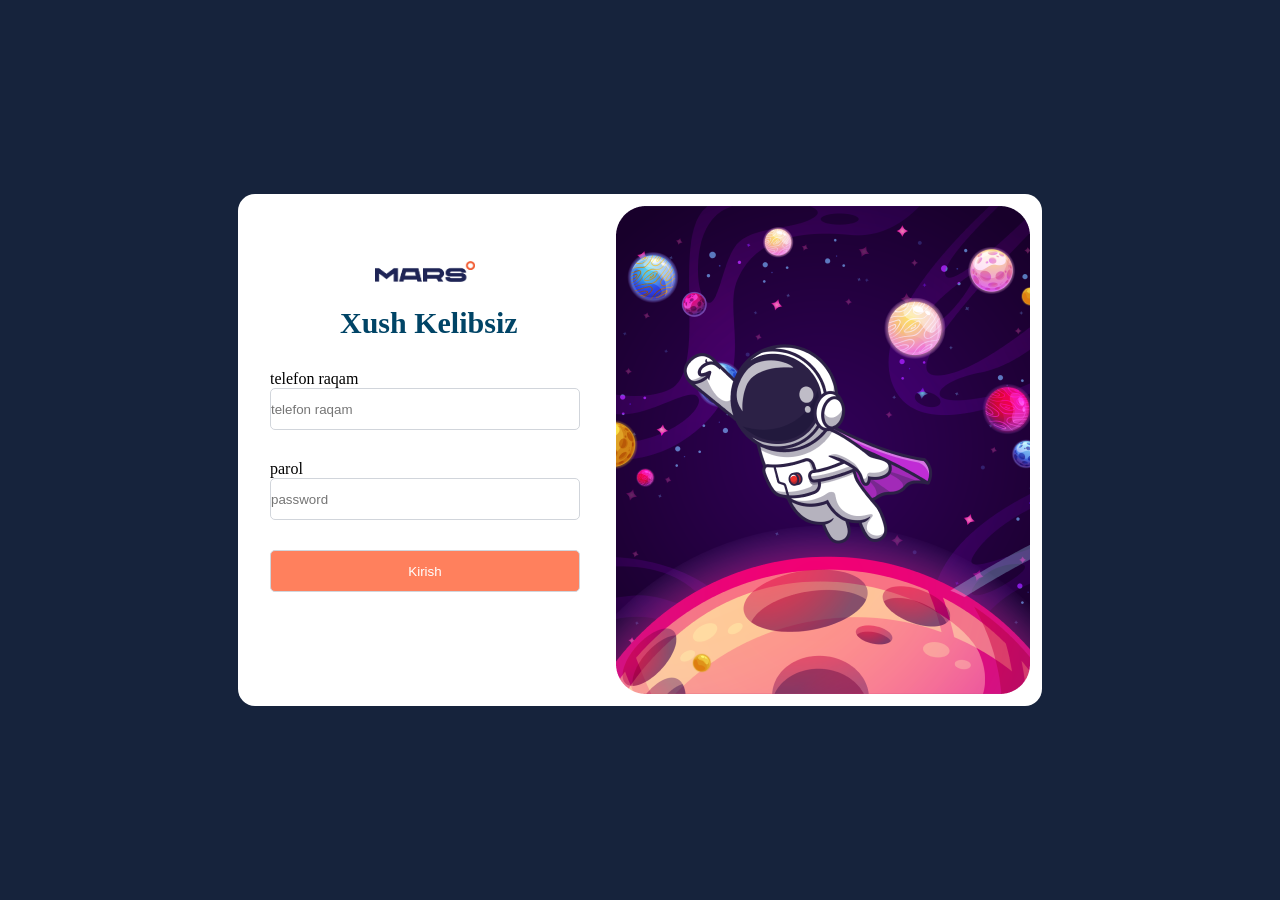
<file: index.html>
<!DOCTYPE html>
<html lang="en">

<head>
    <meta charset="UTF-8">
    <meta name="viewport" content="width=device-width, initial-scale=1.0">
    <title>Document</title>
    <link rel="stylesheet" href="./style.css">
</head>

<body>

    <div class="boss">

        <div class="star">

            <img class="png" width="100px" src="./image copy.png" alt="">
            <h2>Xush Kelibsiz</h2>

            <div class="ij">
                <label for="id">telefon raqam</label>
                <br>
                <input placeholder="telefon raqam" id="id" type="text">
            </div>

            <div class="ij">
                <label for="ide">parol</label>
                <br>
                <input placeholder="password" id="ide" type="password">
            </div>

            <button id="btn">Kirish</button>

        </div>
        <div class="image"> <img src="./image.png" alt=""></div>

    </div>


    <script src="./main.js"></script>
</body>
</html>
</file>
<file: style.css>
*{
    margin: 0;
    padding: 0;
    box-sizing: border-box;
}
body{
    height: 100vh;
    background-color: #16233c;
    display: flex;
    justify-content: center;
    align-items: center;
}
.boss{
    width: 804px;
    height: 512px;
    border-radius: 17px;
    background-color: white;
    padding: 12px;
    display: flex;
}
.star{
    width: 400px;
}
.png{
    margin-top: 55px;
    margin-left: 125px;
}
h2{
    font-size: 30px;
    color: #004466;
    margin-left: 90px;
    margin-top: 20px;

}
input{
    width: 310px;
    height: 42px;
    border-radius: 5px;
    border: 1px solid #d1d5db;
}
.ij{
    margin-top: 30px ;
    margin-left: 20px;
}
button{
    background-color: #ff805d;
    width: 310px;
    height: 42px;
    border-radius: 5px;
    border: 1px solid #d1d5db;
    color: white;
    margin-top: 30px ;
    margin-left: 20px;
}
</file>
